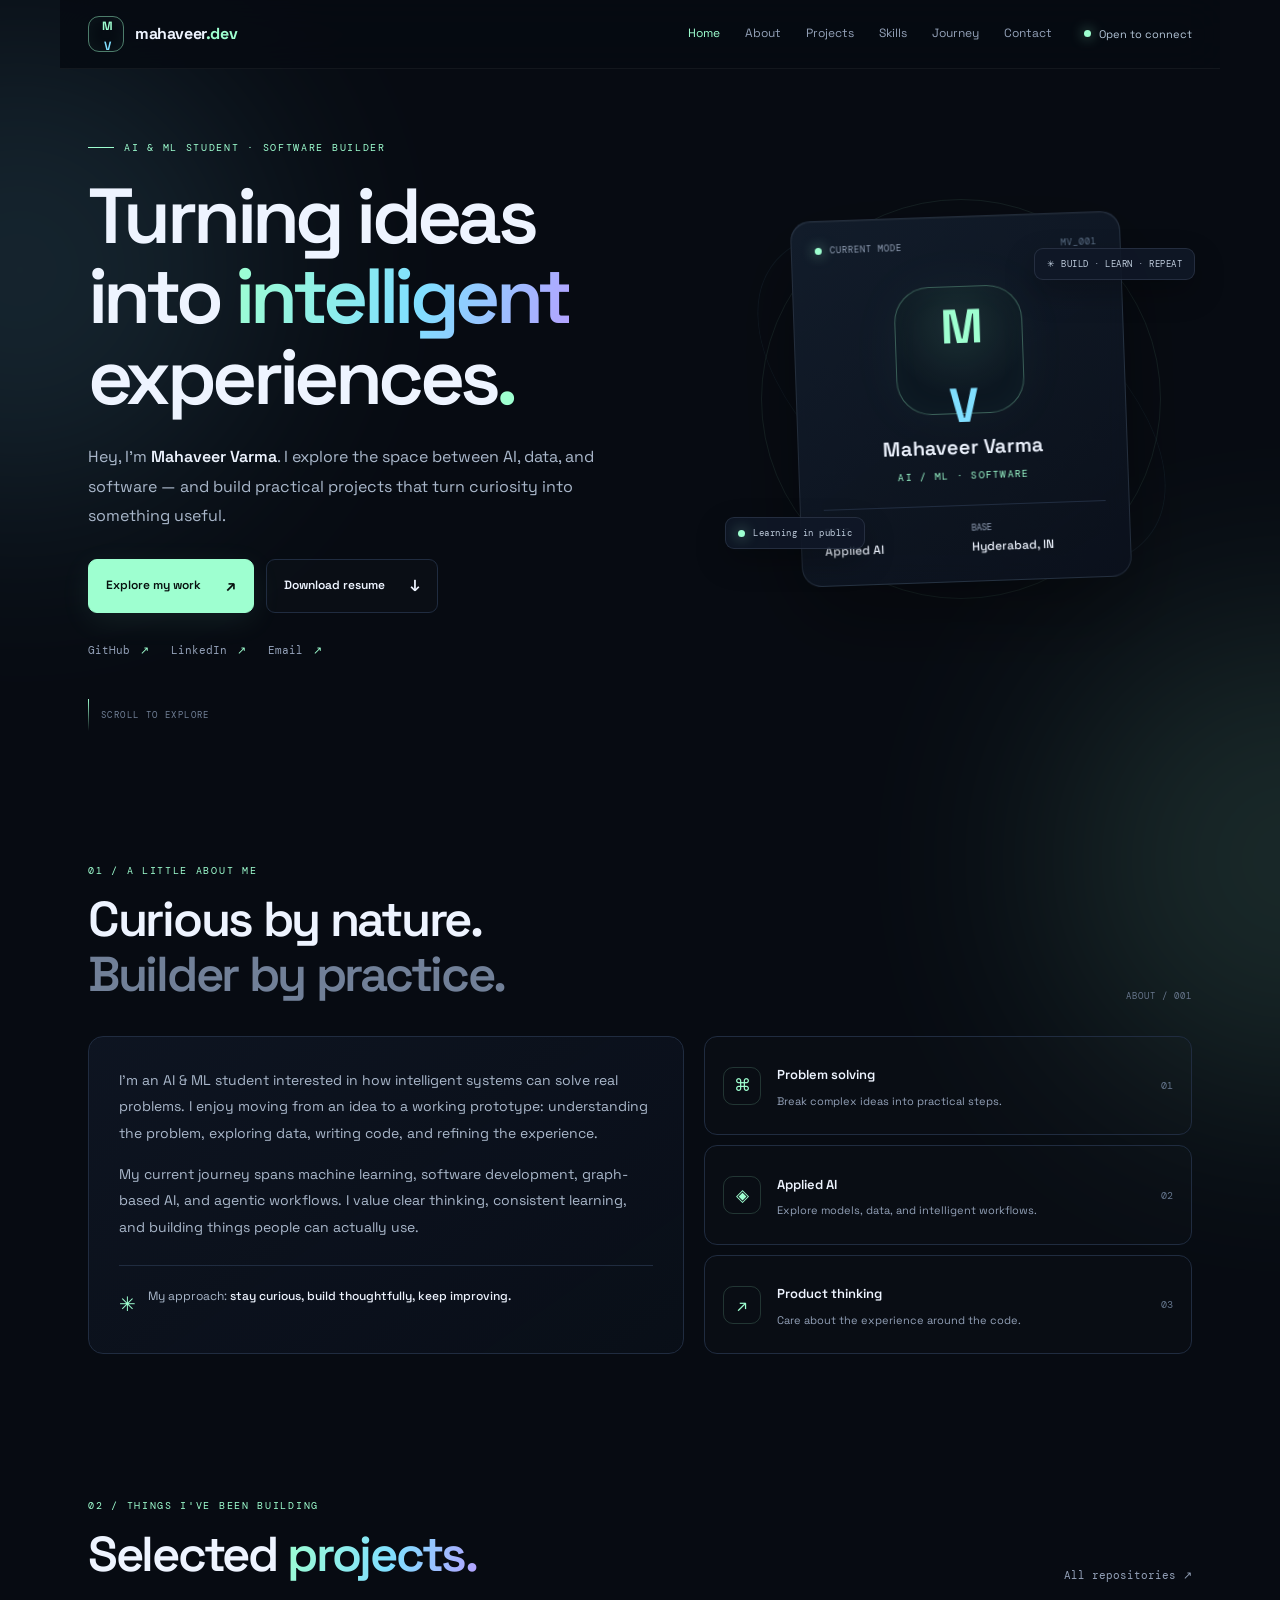
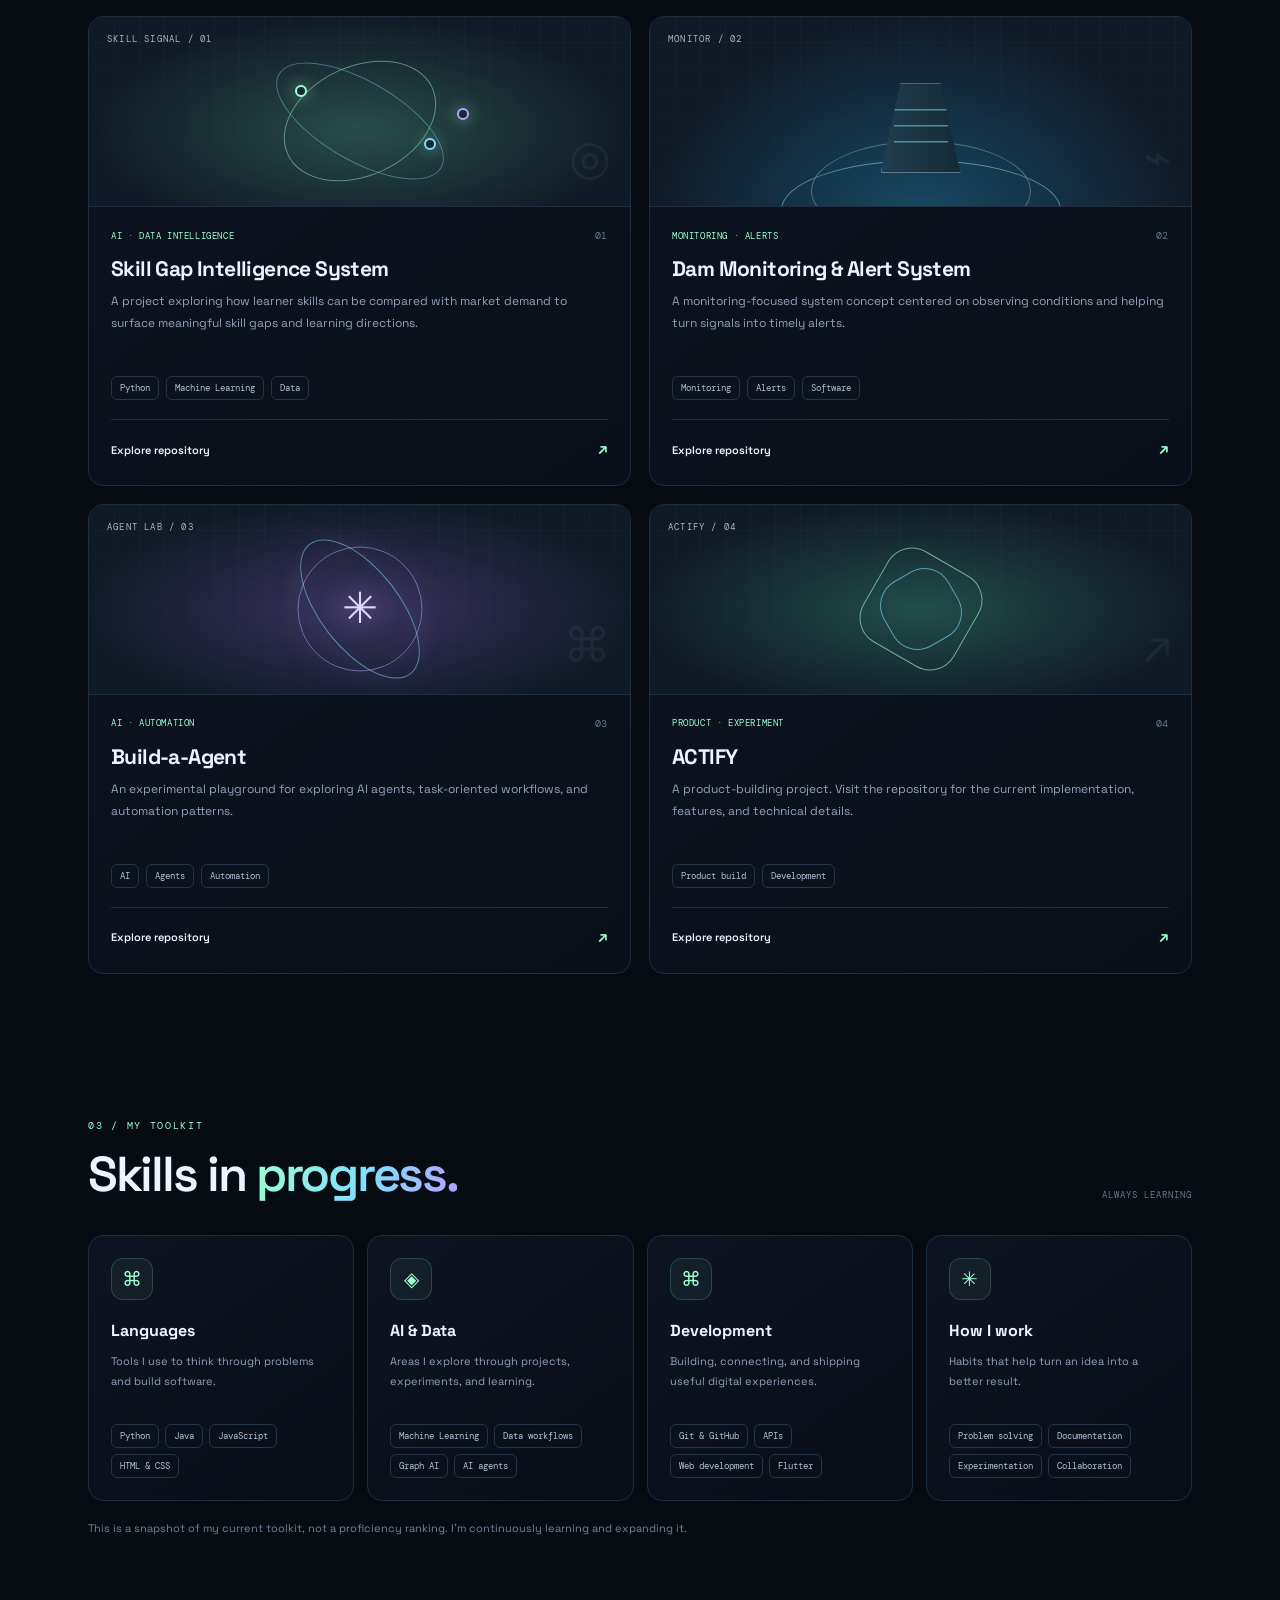
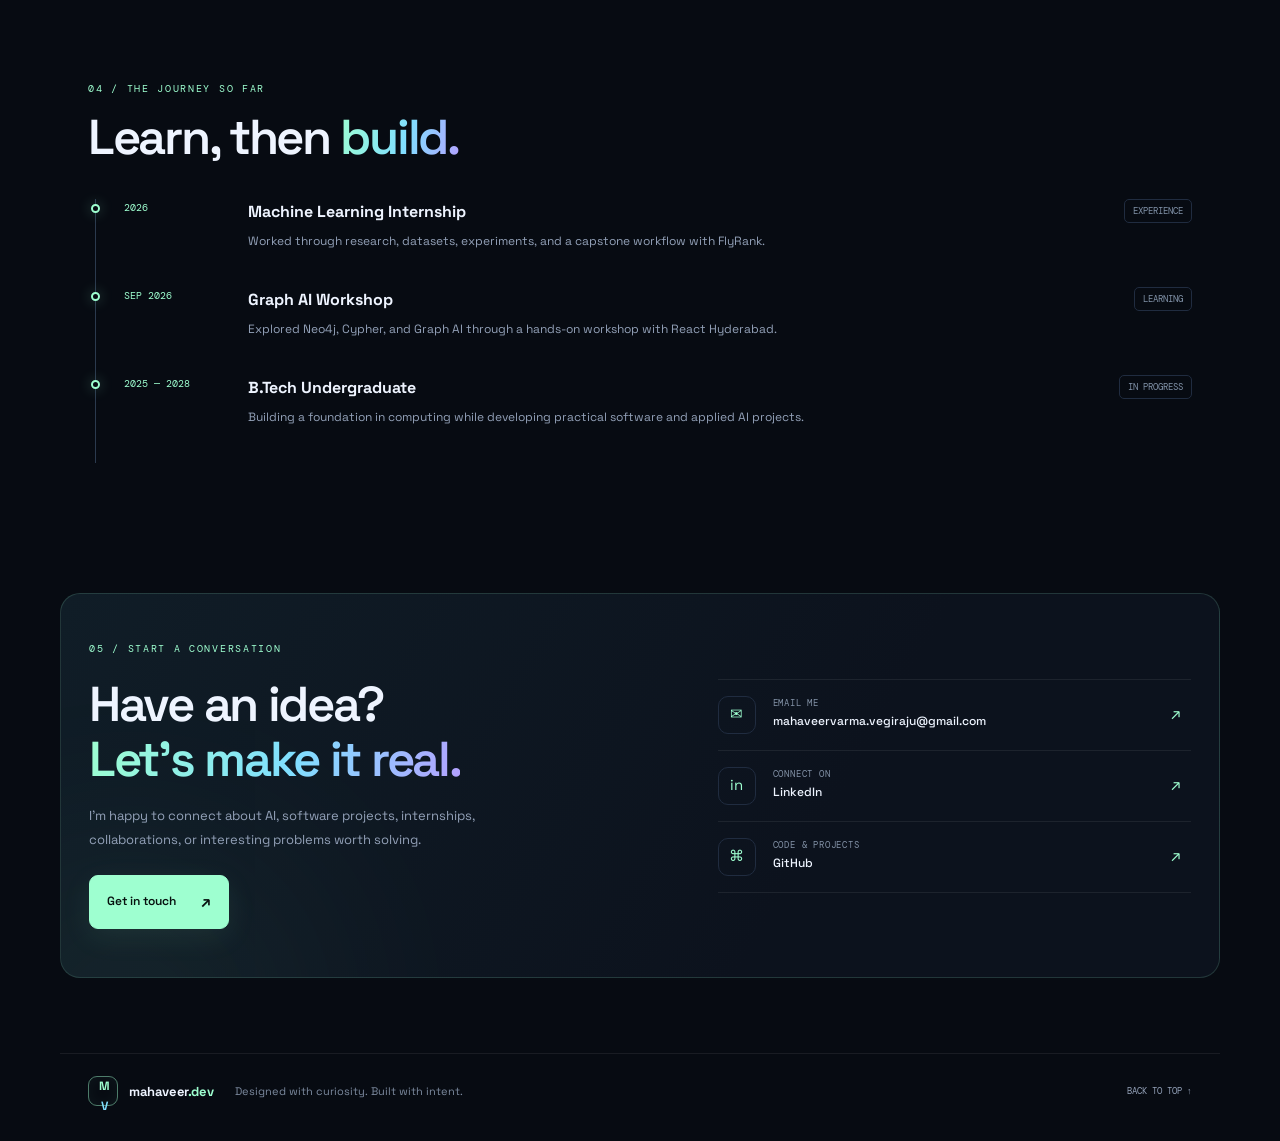
<file: index.html>
<!doctype html>
<html lang="en">
<head>
  <meta charset="utf-8">
  <meta name="viewport" content="width=device-width, initial-scale=1">
  <meta name="theme-color" content="#070b12">
  <meta name="description" content="Mahaveer Varma — AI & ML student building useful software, data products, and intelligent systems.">
  <meta property="og:title" content="Mahaveer Varma — AI & ML Developer">
  <meta property="og:description" content="Explore Mahaveer's projects, skills, journey, and contact links.">
  <meta property="og:type" content="website">
  <meta property="og:image" content="og-image.svg">
  <title>Mahaveer Varma — AI & ML Developer</title>
  <link rel="icon" href="favicon.svg" type="image/svg+xml">
  <link rel="preconnect" href="https://fonts.googleapis.com">
  <link rel="preconnect" href="https://fonts.gstatic.com" crossorigin>
  <link href="https://fonts.googleapis.com/css2?family=DM+Mono:wght@400;500&family=Space+Grotesk:wght@400;500;600;700&display=swap" rel="stylesheet">
  <link rel="stylesheet" href="styles.css">
</head>
<body>
  <div class="ambient ambient-one" aria-hidden="true"></div><div class="ambient ambient-two" aria-hidden="true"></div>
  <header class="topbar">
    <a class="brand" href="#home" aria-label="Mahaveer Varma home"><span class="brand-mark">M<span>V</span></span><span>mahaveer<span class="brand-dot">.dev</span></span></a>
    <button class="menu-toggle" type="button" aria-expanded="false" aria-controls="site-nav" aria-label="Toggle navigation"><span></span><span></span><span></span></button>
    <nav id="site-nav" aria-label="Main navigation"><a class="nav-link active" href="#home">Home</a><a class="nav-link" href="#about">About</a><a class="nav-link" href="#projects">Projects</a><a class="nav-link" href="#skills">Skills</a><a class="nav-link" href="#journey">Journey</a><a class="nav-link" href="#contact">Contact</a></nav>
    <a class="availability" href="mailto:mahaveervarma.vegiraju@gmail.com"><span></span> Open to connect</a>
  </header>
  <main>
    <section id="home" class="hero section-shell">
      <div class="hero-copy reveal">
        <div class="eyebrow"><span class="eyebrow-line"></span> AI &amp; ML STUDENT · SOFTWARE BUILDER</div>
        <h1>Turning ideas<br>into <span class="gradient-text">intelligent</span><br>experiences<span class="accent">.</span></h1>
        <p class="hero-lead">Hey, I'm <strong>Mahaveer Varma</strong>. I explore the space between AI, data, and software — and build practical projects that turn curiosity into something useful.</p>
        <div class="hero-actions"><a class="button button-primary" href="#projects">Explore my work <span>↗</span></a><a class="button button-quiet" href="resume.md" download>Download resume <span>↓</span></a></div>
        <div class="social-row"><a href="https://github.com/VegirajuMahaveerVarma" target="_blank" rel="noreferrer">GitHub <span>↗</span></a><a href="https://www.linkedin.com/in/mahaveer-varma-vegiraju-4988a936" target="_blank" rel="noreferrer">LinkedIn <span>↗</span></a><a href="mailto:mahaveervarma.vegiraju@gmail.com">Email <span>↗</span></a></div>
      </div>
      <aside class="hero-visual reveal" aria-label="Profile summary">
        <div class="orbit orbit-a"></div><div class="orbit orbit-b"></div><div class="orbit orbit-c"></div>
        <div class="core-card"><div class="core-top"><span class="live-dot"></span> CURRENT MODE <span class="core-code">MV_001</span></div><div class="monogram">M<span>V</span></div><div class="core-name">Mahaveer Varma</div><div class="core-role">AI / ML · SOFTWARE</div><div class="core-divider"></div><div class="core-stats"><div><small>FOCUS</small><b>Applied AI</b></div><div><small>BASE</small><b>Hyderabad, IN</b></div></div></div>
        <span class="float-chip chip-top">✳ BUILD · LEARN · REPEAT</span><span class="float-chip chip-bottom"><span class="live-dot"></span> Learning in public</span>
      </aside>
      <a class="scroll-cue" href="#about"><span></span> SCROLL TO EXPLORE</a>
    </section>
    <section id="about" class="section-shell section-block">
      <div class="section-heading reveal"><div><p class="eyebrow">01 / A LITTLE ABOUT ME</p><h2>Curious by nature.<br><span class="muted-heading">Builder by practice.</span></h2></div><span class="section-index">ABOUT / 001</span></div>
      <div class="about-grid"><div class="about-copy panel reveal"><p>I'm an AI &amp; ML student interested in how intelligent systems can solve real problems. I enjoy moving from an idea to a working prototype: understanding the problem, exploring data, writing code, and refining the experience.</p><p>My current journey spans machine learning, software development, graph-based AI, and agentic workflows. I value clear thinking, consistent learning, and building things people can actually use.</p><div class="about-note"><span>✳</span><span>My approach: <strong>stay curious, build thoughtfully, keep improving.</strong></span></div></div><div class="focus-stack reveal"><div class="focus-item"><span class="focus-symbol">⌘</span><div><b>Problem solving</b><p>Break complex ideas into practical steps.</p></div><span class="focus-number">01</span></div><div class="focus-item"><span class="focus-symbol">◈</span><div><b>Applied AI</b><p>Explore models, data, and intelligent workflows.</p></div><span class="focus-number">02</span></div><div class="focus-item"><span class="focus-symbol">↗</span><div><b>Product thinking</b><p>Care about the experience around the code.</p></div><span class="focus-number">03</span></div></div></div>
    </section>
    <section id="projects" class="section-shell section-block">
      <div class="section-heading reveal"><div><p class="eyebrow">02 / THINGS I'VE BEEN BUILDING</p><h2>Selected <span class="gradient-text">projects.</span></h2></div><a class="text-link" href="https://github.com/VegirajuMahaveerVarma?tab=repositories" target="_blank" rel="noreferrer">All repositories ↗</a></div>
      <div class="project-grid">
        <article class="project-card project-feature reveal"><div class="project-art art-skill"><span class="art-orbit"></span><span class="art-node node-one"></span><span class="art-node node-two"></span><span class="art-node node-three"></span><span class="art-label">SKILL SIGNAL / 01</span><span class="art-glyph">◎</span></div><div class="project-content"><div class="project-meta"><span>AI · DATA INTELLIGENCE</span><span class="project-number">01</span></div><h3>Skill Gap Intelligence System</h3><p>A project exploring how learner skills can be compared with market demand to surface meaningful skill gaps and learning directions.</p><div class="tag-row"><span>Python</span><span>Machine Learning</span><span>Data</span></div><a class="project-link" href="https://github.com/VegirajuMahaveerVarma/skillgap-intelligence-system" target="_blank" rel="noreferrer">Explore repository <span>↗</span></a></div></article>
        <article class="project-card reveal"><div class="project-art art-dam"><span class="dam-wave wave-one"></span><span class="dam-wave wave-two"></span><span class="dam-tower"></span><span class="art-label">MONITOR / 02</span><span class="art-glyph">⌁</span></div><div class="project-content"><div class="project-meta"><span>MONITORING · ALERTS</span><span class="project-number">02</span></div><h3>Dam Monitoring &amp; Alert System</h3><p>A monitoring-focused system concept centered on observing conditions and helping turn signals into timely alerts.</p><div class="tag-row"><span>Monitoring</span><span>Alerts</span><span>Software</span></div><a class="project-link" href="https://github.com/VegirajuMahaveerVarma/Dam-Monitoring-and-Alert-System" target="_blank" rel="noreferrer">Explore repository <span>↗</span></a></div></article>
        <article class="project-card reveal"><div class="project-art art-agent"><span class="agent-ring"></span><span class="agent-ring ring-two"></span><span class="agent-center">✳</span><span class="art-label">AGENT LAB / 03</span><span class="art-glyph">⌘</span></div><div class="project-content"><div class="project-meta"><span>AI · AUTOMATION</span><span class="project-number">03</span></div><h3>Build-a-Agent</h3><p>An experimental playground for exploring AI agents, task-oriented workflows, and automation patterns.</p><div class="tag-row"><span>AI</span><span>Agents</span><span>Automation</span></div><a class="project-link" href="https://github.com/VegirajuMahaveerVarma/build-a-agent" target="_blank" rel="noreferrer">Explore repository <span>↗</span></a></div></article>
        <article class="project-card reveal"><div class="project-art art-actify"><span class="actify-shape shape-one"></span><span class="actify-shape shape-two"></span><span class="art-label">ACTIFY / 04</span><span class="art-glyph">↗</span></div><div class="project-content"><div class="project-meta"><span>PRODUCT · EXPERIMENT</span><span class="project-number">04</span></div><h3>ACTIFY</h3><p>A product-building project. Visit the repository for the current implementation, features, and technical details.</p><div class="tag-row"><span>Product build</span><span>Development</span></div><a class="project-link" href="https://github.com/VegirajuMahaveerVarma/ACTIFY" target="_blank" rel="noreferrer">Explore repository <span>↗</span></a></div></article>
      </div>
    </section>
    <section id="skills" class="section-shell section-block">
      <div class="section-heading reveal"><div><p class="eyebrow">03 / MY TOOLKIT</p><h2>Skills in <span class="gradient-text">progress.</span></h2></div><span class="section-index">ALWAYS LEARNING</span></div>
      <div class="skills-grid"><article class="skill-card panel reveal"><span class="skill-icon">⌘</span><h3>Languages</h3><p>Tools I use to think through problems and build software.</p><div class="skill-pills"><span>Python</span><span>Java</span><span>JavaScript</span><span>HTML &amp; CSS</span></div></article><article class="skill-card panel reveal"><span class="skill-icon">◈</span><h3>AI &amp; Data</h3><p>Areas I explore through projects, experiments, and learning.</p><div class="skill-pills"><span>Machine Learning</span><span>Data workflows</span><span>Graph AI</span><span>AI agents</span></div></article><article class="skill-card panel reveal"><span class="skill-icon">⌘</span><h3>Development</h3><p>Building, connecting, and shipping useful digital experiences.</p><div class="skill-pills"><span>Git &amp; GitHub</span><span>APIs</span><span>Web development</span><span>Flutter</span></div></article><article class="skill-card panel reveal"><span class="skill-icon">✳</span><h3>How I work</h3><p>Habits that help turn an idea into a better result.</p><div class="skill-pills"><span>Problem solving</span><span>Documentation</span><span>Experimentation</span><span>Collaboration</span></div></article></div>
      <p class="skills-footnote">This is a snapshot of my current toolkit, not a proficiency ranking. I'm continuously learning and expanding it.</p>
    </section>
    <section id="journey" class="section-shell section-block">
      <div class="section-heading reveal"><div><p class="eyebrow">04 / THE JOURNEY SO FAR</p><h2>Learn, then <span class="gradient-text">build.</span></h2></div></div>
      <div class="timeline"><article class="timeline-item reveal"><span class="timeline-dot"></span><div class="timeline-date">2026</div><div class="timeline-main"><h3>Machine Learning Internship</h3><p>Worked through research, datasets, experiments, and a capstone workflow with FlyRank.</p></div><span class="timeline-status">EXPERIENCE</span></article><article class="timeline-item reveal"><span class="timeline-dot"></span><div class="timeline-date">SEP 2026</div><div class="timeline-main"><h3>Graph AI Workshop</h3><p>Explored Neo4j, Cypher, and Graph AI through a hands-on workshop with React Hyderabad.</p></div><span class="timeline-status">LEARNING</span></article><article class="timeline-item reveal"><span class="timeline-dot"></span><div class="timeline-date">2025 — 2028</div><div class="timeline-main"><h3>B.Tech Undergraduate</h3><p>Building a foundation in computing while developing practical software and applied AI projects.</p></div><span class="timeline-status">IN PROGRESS</span></article></div>
    </section>
    <section id="contact" class="section-shell contact-section reveal"><div class="contact-glow"></div><div class="contact-copy"><p class="eyebrow">05 / START A CONVERSATION</p><h2>Have an idea?<br><span class="gradient-text">Let's make it real.</span></h2><p>I'm happy to connect about AI, software projects, internships, collaborations, or interesting problems worth solving.</p><a class="button button-primary" href="mailto:mahaveervarma.vegiraju@gmail.com">Get in touch <span>↗</span></a></div><div class="contact-links"><a href="mailto:mahaveervarma.vegiraju@gmail.com"><span class="contact-link-icon">✉</span><span><small>EMAIL ME</small><b>mahaveervarma.vegiraju@gmail.com</b></span><span class="link-arrow">↗</span></a><a href="https://www.linkedin.com/in/mahaveer-varma-vegiraju-4988a936" target="_blank" rel="noreferrer"><span class="contact-link-icon">in</span><span><small>CONNECT ON</small><b>LinkedIn</b></span><span class="link-arrow">↗</span></a><a href="https://github.com/VegirajuMahaveerVarma" target="_blank" rel="noreferrer"><span class="contact-link-icon">⌘</span><span><small>CODE &amp; PROJECTS</small><b>GitHub</b></span><span class="link-arrow">↗</span></a></div></section>
  </main>
  <footer class="footer"><a class="brand" href="#home"><span class="brand-mark">M<span>V</span></span><span>mahaveer<span class="brand-dot">.dev</span></span></a><span>Designed with curiosity. Built with intent.</span><a href="#home" class="back-top">BACK TO TOP ↑</a></footer>
  <script src="script.js"></script>
</body>
</html>
</file>
<file: styles.css>
:root{color-scheme:dark;--bg:#070b12;--panel:#0c121d;--panel2:#101827;--text:#eef4ff;--muted:#93a1b8;--line:#202c40;--mint:#9effd0;--cyan:#80dfff;--purple:#b4a1ff;--max:1160px;--font:'Space Grotesk',sans-serif;--mono:'DM Mono',monospace}*{box-sizing:border-box}html{scroll-behavior:smooth;scroll-padding-top:95px}body{margin:0;background:var(--bg);color:var(--text);font-family:var(--font);line-height:1.65;overflow-x:hidden}a{color:inherit;text-decoration:none}button,a{-webkit-tap-highlight-color:transparent}::selection{background:var(--mint);color:#07110f}.ambient{position:absolute;width:480px;height:480px;border-radius:50%;filter:blur(110px);opacity:.12;pointer-events:none;z-index:-1}.ambient-one{top:30px;left:-220px;background:#80dfff}.ambient-two{top:620px;right:-250px;background:#9effd0}.topbar{position:sticky;top:0;z-index:30;display:flex;align-items:center;gap:32px;max-width:var(--max);margin:auto;padding:16px 28px;background:#070b12d9;border-bottom:1px solid #ffffff0d;backdrop-filter:blur(20px)}.brand{display:flex;align-items:center;gap:11px;font-weight:700;font-size:16px;letter-spacing:-.4px;margin-right:auto}.brand-mark{display:grid;place-items:center;width:36px;height:36px;border:1px solid #9effd077;border-radius:11px;color:var(--mint);font-size:12px;letter-spacing:-2px;box-shadow:inset 0 0 16px #9effd00d}.brand-mark span{color:var(--cyan)}.brand-dot{color:var(--mint)}nav{display:flex;gap:25px}nav a{font-size:12px;color:var(--muted);transition:color .2s}nav a:hover,nav a.active{color:var(--mint)}.availability{display:flex;align-items:center;gap:8px;color:#b5c7d9;font-size:11px;white-space:nowrap}.availability>span,.live-dot{width:7px;height:7px;border-radius:50%;background:var(--mint);box-shadow:0 0 13px #9effd0aa;display:inline-block}.menu-toggle{display:none}.section-shell{max-width:var(--max);margin:auto;padding-left:28px;padding-right:28px}.hero{min-height:690px;display:grid;grid-template-columns:1.12fr .88fr;align-items:center;gap:54px;position:relative;padding-top:70px;padding-bottom:100px}.eyebrow{display:flex;align-items:center;gap:10px;color:var(--mint);font:10px var(--mono);letter-spacing:1.7px;margin:0 0 22px}.eyebrow-line{width:26px;height:1px;background:var(--mint)}h1,h2,h3,p{margin-top:0}.hero h1{font-size:clamp(48px,6.5vw,78px);line-height:1.03;letter-spacing:-4.6px;margin:0 0 25px;font-weight:600}.gradient-text{background:linear-gradient(105deg,var(--mint),var(--cyan) 55%,var(--purple));-webkit-background-clip:text;background-clip:text;color:transparent}.accent{color:var(--mint)}.hero-lead{max-width:560px;font-size:16px;line-height:1.85;color:#aab8cb}.hero-lead strong{color:var(--text);font-weight:600}.hero-actions{display:flex;flex-wrap:wrap;gap:12px;margin-top:28px}.button{display:inline-flex;align-items:center;gap:25px;padding:13px 17px;border:1px solid var(--line);border-radius:9px;font-size:12px;font-weight:600;transition:transform .2s,border-color .2s,background .2s}.button span{font-size:16px}.button:hover{transform:translateY(-3px);border-color:#9effd088}.button-primary{background:var(--mint);border-color:var(--mint);color:#07110f;box-shadow:0 8px 30px #9effd014}.button-primary:hover{background:#baffdf;box-shadow:0 10px 32px #9effd02b}.button-quiet{background:#ffffff03}.social-row{display:flex;gap:22px;margin-top:30px}.social-row a,.text-link{font:11px var(--mono);color:var(--muted);transition:color .2s}.social-row a:hover,.text-link:hover{color:var(--mint)}.social-row a span{color:var(--mint);margin-left:3px}.hero-visual{min-height:430px;position:relative;display:grid;place-items:center}.core-card{position:relative;z-index:2;width:min(100%,330px);padding:23px;border:1px solid #8fa8c12b;border-radius:20px;background:linear-gradient(145deg,#121d2beF,#0a101bf2);box-shadow:0 30px 90px #0006,inset 0 1px #ffffff0b;backdrop-filter:blur(14px);transform:rotate(-2deg);transition:transform .35s}.core-card:hover{transform:rotate(0) translateY(-5px)}.core-top{display:flex;align-items:center;gap:8px;font:9px var(--mono);color:var(--muted);letter-spacing:1px}.core-code{margin-left:auto;color:#5e728b}.monogram{width:128px;height:128px;display:grid;place-items:center;margin:34px auto 17px;border:1px solid #9effd04d;border-radius:35px;background:radial-gradient(circle at 50% 30%,#9effd01a,transparent 65%),#0c1721;color:var(--mint);font-size:48px;font-weight:700;letter-spacing:-6px;box-shadow:0 0 60px #9effd00a,inset 0 0 30px #9effd008}.monogram span{color:var(--cyan)}.core-name{text-align:center;font-size:20px;font-weight:600}.core-role{text-align:center;color:var(--mint);font:10px var(--mono);letter-spacing:1.3px;margin-top:5px}.core-divider{height:1px;background:var(--line);margin:23px 0 16px}.core-stats{display:grid;grid-template-columns:1fr 1fr;gap:12px}.core-stats small,.core-stats b{display:block}.core-stats small{font:9px var(--mono);color:var(--muted);margin-bottom:4px}.core-stats b{font-size:12px;font-weight:500}.orbit{position:absolute;border:1px solid #9effd016;border-radius:50%;aspect-ratio:1;animation:orbit-spin 32s linear infinite}.orbit-a{width:400px}.orbit-b{width:330px;border-style:dashed;animation-direction:reverse;animation-duration:45s}.orbit-c{width:465px;border-color:#80dfff10;transform:rotate(35deg) scaleY(.55)}.float-chip{position:absolute;z-index:3;padding:9px 12px;border:1px solid #8fa8c12b;border-radius:9px;background:#101827e8;color:#c0cede;font:9px var(--mono);letter-spacing:.5px;box-shadow:0 12px 30px #0004}.chip-top{top:64px;right:-3px}.chip-bottom{bottom:65px;left:-5px;display:flex;align-items:center;gap:8px}.scroll-cue{position:absolute;bottom:28px;left:28px;display:flex;align-items:center;gap:12px;font:9px var(--mono);letter-spacing:1.4px;color:#728198}.scroll-cue span{height:32px;width:1px;background:linear-gradient(var(--mint),transparent)}.section-block{padding-top:105px;padding-bottom:40px}.section-heading{display:flex;align-items:end;justify-content:space-between;gap:20px;margin-bottom:34px}.section-heading .eyebrow{margin-bottom:15px}.section-heading h2,.contact-copy h2{font-size:clamp(32px,4.5vw,49px);line-height:1.12;letter-spacing:-2.3px;margin:0;font-weight:600}.muted-heading{color:#718098}.section-index{font:9px var(--mono);color:#68778d;letter-spacing:1px}.about-grid{display:grid;grid-template-columns:1.1fr .9fr;gap:20px}.panel,.about-copy{border:1px solid var(--line);border-radius:15px;background:linear-gradient(145deg,#101827b8,#0a101aab)}.about-copy{padding:30px;color:#aab8cb;font-size:14px;line-height:1.9}.about-copy p:last-of-type{margin-bottom:0}.about-note{display:flex;gap:12px;align-items:flex-start;border-top:1px solid var(--line);margin-top:25px;padding-top:19px;font-size:12px}.about-note>span:first-child{color:var(--mint);font-size:20px}.about-note strong{color:var(--text);font-weight:500}.focus-stack{display:grid;gap:10px}.focus-item{display:grid;grid-template-columns:40px 1fr auto;align-items:center;gap:14px;padding:18px;border:1px solid var(--line);border-radius:13px;background:#ffffff02;transition:transform .2s,border-color .2s}.focus-item:hover{transform:translateX(4px);border-color:#9effd044}.focus-symbol{display:grid;place-items:center;width:38px;height:38px;border:1px solid #9effd02b;border-radius:10px;color:var(--mint);font-size:17px}.focus-item b{font-size:13px;font-weight:600}.focus-item p{margin:4px 0 0;color:var(--muted);font-size:11px}.focus-number,.project-number{font:10px var(--mono);color:#66778e}.text-link{white-space:nowrap}.project-grid{display:grid;grid-template-columns:repeat(2,minmax(0,1fr));gap:18px}.project-card{min-width:0;overflow:hidden;border:1px solid var(--line);border-radius:15px;background:linear-gradient(145deg,#101827a8,#0a1019);transition:transform .25s,border-color .25s,box-shadow .25s}.project-card:hover{transform:translateY(-5px);border-color:#9effd044;box-shadow:0 20px 50px #0003}.project-art{height:190px;position:relative;overflow:hidden;background:#101a26;border-bottom:1px solid var(--line)}.project-art:before{content:'';position:absolute;inset:0;background-image:linear-gradient(#8fa8c10a 1px,transparent 1px),linear-gradient(90deg,#8fa8c10a 1px,transparent 1px);background-size:25px 25px;mask-image:linear-gradient(to bottom,black,transparent)}.art-label{position:absolute;left:18px;top:16px;font:9px var(--mono);letter-spacing:1.2px;color:#a5b5c9}.art-glyph{position:absolute;right:19px;bottom:9px;font-size:48px;color:#d2e4f30e}.art-skill{background:radial-gradient(ellipse at 50% 60%,#284c49,#101a26 70%)}.art-orbit{position:absolute;left:50%;top:55%;width:160px;height:110px;border:1px solid #9effd077;border-radius:50%;transform:translate(-50%,-50%) rotate(-25deg)}.art-orbit:after{content:'';position:absolute;inset:14px -15px;border:1px solid #80dfff66;border-radius:50%;transform:rotate(55deg)}.art-node{position:absolute;z-index:2;width:12px;height:12px;border:2px solid var(--mint);background:#152b31;border-radius:50%;box-shadow:0 0 15px #9effd088}.node-one{top:36%;left:38%}.node-two{top:64%;left:62%;border-color:var(--cyan)}.node-three{top:48%;left:68%;border-color:var(--purple)}.art-dam{background:radial-gradient(ellipse at 50% 110%,#174b66,#101a26 70%)}.dam-wave{position:absolute;width:280px;height:100px;left:50%;bottom:-54px;border:1px solid #80dfff88;border-radius:50%;transform:translateX(-50%)}.wave-two{width:220px;bottom:-35px;border-color:#9effd055}.dam-tower{position:absolute;left:50%;top:35%;width:80px;height:90px;transform:translateX(-50%);border:1px solid #a4c4d777;background:linear-gradient(90deg,#203e4d,#152a37);clip-path:polygon(25% 0,75% 0,100% 100%,0 100%)}.dam-tower:after{content:'';position:absolute;inset:15px 12px;background:repeating-linear-gradient(0deg,transparent 0 14px,#80dfff88 15px 16px)}.art-agent{background:radial-gradient(ellipse at 50% 55%,#39335d,#101a26 72%)}.agent-ring{position:absolute;left:50%;top:55%;width:125px;height:125px;border:1px solid #b4a1ff88;border-radius:50%;transform:translate(-50%,-50%);box-shadow:0 0 35px #b4a1ff12}.ring-two{width:165px;height:80px;transform:translate(-50%,-50%) rotate(52deg);border-color:#80dfff88}.agent-center{position:absolute;left:50%;top:55%;transform:translate(-50%,-50%);color:#e0d9ff;font-size:43px;text-shadow:0 0 28px #b4a1ff99}.art-actify{background:radial-gradient(ellipse at 50% 55%,#214d49,#101a26 72%)}.actify-shape{position:absolute;left:50%;top:55%;width:105px;height:105px;border:1px solid #9effd099;border-radius:28px;transform:translate(-50%,-50%) rotate(30deg)}.shape-two{width:75px;height:75px;border-color:#80dfff99;transform:translate(-50%,-50%) rotate(60deg)}.project-content{padding:22px}.project-meta{display:flex;align-items:center;justify-content:space-between;gap:10px;color:var(--mint);font:9px var(--mono);letter-spacing:.6px}.project-content h3{font-size:21px;letter-spacing:-.6px;line-height:1.3;margin:13px 0 9px}.project-content p{min-height:68px;color:var(--muted);font-size:12px;line-height:1.8;margin-bottom:17px}.tag-row,.skill-pills{display:flex;flex-wrap:wrap;gap:7px}.tag-row span,.skill-pills span{border:1px solid #273548;border-radius:6px;padding:5px 8px;color:#b1c0d3;font:9px var(--mono)}.project-link{display:flex;justify-content:space-between;align-items:center;border-top:1px solid var(--line);padding-top:16px;margin-top:19px;color:var(--text);font-size:11px;font-weight:600}.project-link span{color:var(--mint);font-size:16px;transition:transform .2s}.project-link:hover span{transform:translate(3px,-3px)}.skills-grid{display:grid;grid-template-columns:repeat(4,minmax(0,1fr));gap:13px}.skill-card{padding:22px;transition:transform .25s,border-color .25s}.skill-card:hover{transform:translateY(-4px);border-color:#9effd044}.skill-icon{display:grid;place-items:center;width:42px;height:42px;border-radius:12px;background:#9effd00d;border:1px solid #9effd02b;color:var(--mint);font-size:20px}.skill-card h3{font-size:16px;margin:18px 0 7px}.skill-card p{min-height:61px;color:var(--muted);font-size:11px;line-height:1.8}.skill-pills{gap:6px}.skill-pills span{font-size:9px}.skills-footnote{color:#73839a;font-size:11px;margin:18px 0 0}.timeline{border-left:1px solid #2b3a4e;margin-left:7px}.timeline-item{position:relative;display:grid;grid-template-columns:100px 1fr auto;gap:24px;align-items:start;padding:0 0 34px 28px}.timeline-dot{position:absolute;left:-5px;top:5px;width:9px;height:9px;border:2px solid var(--mint);background:var(--bg);border-radius:50%;box-shadow:0 0 14px #9effd055}.timeline-date{padding-top:2px;color:var(--mint);font:10px var(--mono)}.timeline-main h3{font-size:16px;margin:0 0 6px}.timeline-main p{color:var(--muted);font-size:12px;line-height:1.8;margin:0;max-width:660px}.timeline-status{font:9px var(--mono);color:#8192a8;border:1px solid var(--line);border-radius:5px;padding:5px 8px}.contact-section{position:relative;display:grid;grid-template-columns:1.1fr .9fr;gap:50px;align-items:center;margin-top:90px;margin-bottom:75px;padding-top:48px;padding-bottom:48px;border:1px solid #9effd027;border-radius:20px;background:linear-gradient(120deg,#101d27,#0c121d 65%);overflow:hidden}.contact-glow{position:absolute;width:280px;height:280px;border-radius:50%;background:#9effd0;filter:blur(130px);opacity:.09;left:-70px;bottom:-180px;pointer-events:none}.contact-copy,.contact-links{position:relative;z-index:1}.contact-copy h2{margin-bottom:17px}.contact-copy>p:not(.eyebrow){max-width:470px;color:var(--muted);font-size:13px;line-height:1.9;margin-bottom:22px}.contact-links{display:grid}.contact-links>a{display:grid;grid-template-columns:42px 1fr 20px;align-items:center;gap:13px;padding:16px 0;border-bottom:1px solid #ffffff12}.contact-links>a:first-child{border-top:1px solid #ffffff12}.contact-link-icon{display:grid;place-items:center;width:38px;height:38px;border:1px solid var(--line);border-radius:10px;color:var(--mint);font-size:15px}.contact-links small,.contact-links b{display:block}.contact-links small{color:#8392a7;font:9px var(--mono);letter-spacing:.8px;margin-bottom:3px}.contact-links b{font-size:12px;font-weight:500;overflow-wrap:anywhere}.link-arrow{color:var(--mint);transition:transform .2s}.contact-links>a:hover .link-arrow{transform:translate(3px,-3px)}.footer{max-width:var(--max);margin:auto;padding:22px 28px 35px;border-top:1px solid #ffffff12;display:flex;align-items:center;gap:22px}.footer .brand{margin-right:0;font-size:13px}.footer .brand-mark{width:30px;height:30px;border-radius:9px}.footer>span{font-size:11px;color:#7d8ba0;margin-right:auto}.back-top{font:9px var(--mono);color:var(--muted)}.back-top:hover{color:var(--mint)}.reveal{opacity:0;transform:translateY(18px);transition:opacity .65s ease,transform .65s cubic-bezier(.2,.7,.2,1)}.reveal.is-visible{opacity:1;transform:translateY(0)}.project-card:nth-child(2),.skill-card:nth-child(2){transition-delay:.06s}.project-card:nth-child(3),.skill-card:nth-child(3){transition-delay:.12s}.project-card:nth-child(4),.skill-card:nth-child(4){transition-delay:.18s}@keyframes orbit-spin{to{transform:rotate(360deg)}}@media(max-width:900px){.topbar{gap:18px}nav{gap:15px}.availability{display:none}.hero{gap:20px;min-height:620px}.hero h1{font-size:clamp(46px,7vw,66px);letter-spacing:-3px}.hero-visual{transform:scale(.9)}.skills-grid{grid-template-columns:repeat(2,minmax(0,1fr))}.about-grid{grid-template-columns:1fr 1fr}.contact-section{gap:25px}}@media(max-width:700px){html{scroll-padding-top:76px}.topbar{padding:12px 20px;gap:12px}.brand{font-size:15px}.menu-toggle{display:flex;flex-direction:column;justify-content:center;gap:4px;width:40px;height:40px;border:1px solid var(--line);border-radius:9px;background:#0c121d}.menu-toggle span{display:block;width:16px;height:1px;background:#dce8f5;transition:transform .2s}.menu-toggle[aria-expanded=true] span:first-child{transform:translateY(5px) rotate(45deg)}.menu-toggle[aria-expanded=true] span:nth-child(2){opacity:0}.menu-toggle[aria-expanded=true] span:nth-child(3){transform:translateY(-5px) rotate(-45deg)}nav{display:none;position:absolute;top:calc(100% + 1px);left:0;right:0;padding:12px 20px 18px;background:#070b12f5;border-bottom:1px solid var(--line);flex-direction:column;gap:0}nav.open{display:flex}nav a{padding:12px 3px;border-bottom:1px solid #ffffff0a;font-size:13px}.section-shell{padding-left:20px;padding-right:20px}.hero{grid-template-columns:1fr;gap:15px;padding-top:70px;padding-bottom:80px;min-height:auto}.hero h1{font-size:clamp(47px,11.8vw,72px);letter-spacing:-3.2px}.hero-lead{font-size:14px}.hero-visual{min-height:400px;margin-top:5px;transform:none}.core-card{width:min(88%,330px)}.orbit-a{width:min(95vw,400px)}.orbit-b{width:min(80vw,330px)}.orbit-c{width:min(108vw,465px)}.chip-top{right:0;top:46px}.chip-bottom{left:0;bottom:45px}.scroll-cue{left:20px;bottom:18px}.section-block{padding-top:75px;padding-bottom:25px}.section-heading{align-items:start;flex-direction:column;margin-bottom:25px}.section-heading h2,.contact-copy h2{font-size:clamp(33px,8vw,45px)}.section-index{display:none}.about-grid,.project-grid,.contact-section{grid-template-columns:1fr}.about-copy{padding:23px}.project-art{height:175px}.project-content{padding:19px}.project-content p{min-height:0}.skills-grid{grid-template-columns:repeat(2,minmax(0,1fr));gap:10px}.skill-card{padding:17px}.skill-card p{min-height:90px}.timeline-item{grid-template-columns:1fr auto;gap:8px 15px;padding-left:23px}.timeline-date{grid-column:1/-1}.timeline-main{grid-column:1/-1}.timeline-status{grid-column:1/-1;width:max-content;margin-top:4px}.contact-section{margin-top:65px;margin-bottom:50px;padding-top:32px;padding-bottom:30px;gap:30px}.footer{padding:20px;flex-wrap:wrap;gap:13px}.footer>span{order:3;flex-basis:100%}.back-top{margin-left:auto}}@media(max-width:390px){.hero h1{font-size:44px}.hero-actions{align-items:stretch;flex-direction:column}.hero-actions .button{justify-content:space-between}.social-row{gap:15px}.social-row a{font-size:10px}.skills-grid{grid-template-columns:1fr}.skill-card p{min-height:0}.focus-item{padding:14px;gap:10px}.project-content h3{font-size:19px}.float-chip{font-size:8px}}@media(prefers-reduced-motion:reduce){*,*::before,*::after{scroll-behavior:auto!important;animation-duration:.01ms!important;animation-iteration-count:1!important;transition-duration:.01ms!important}.reveal{opacity:1;transform:none}}
</file>
